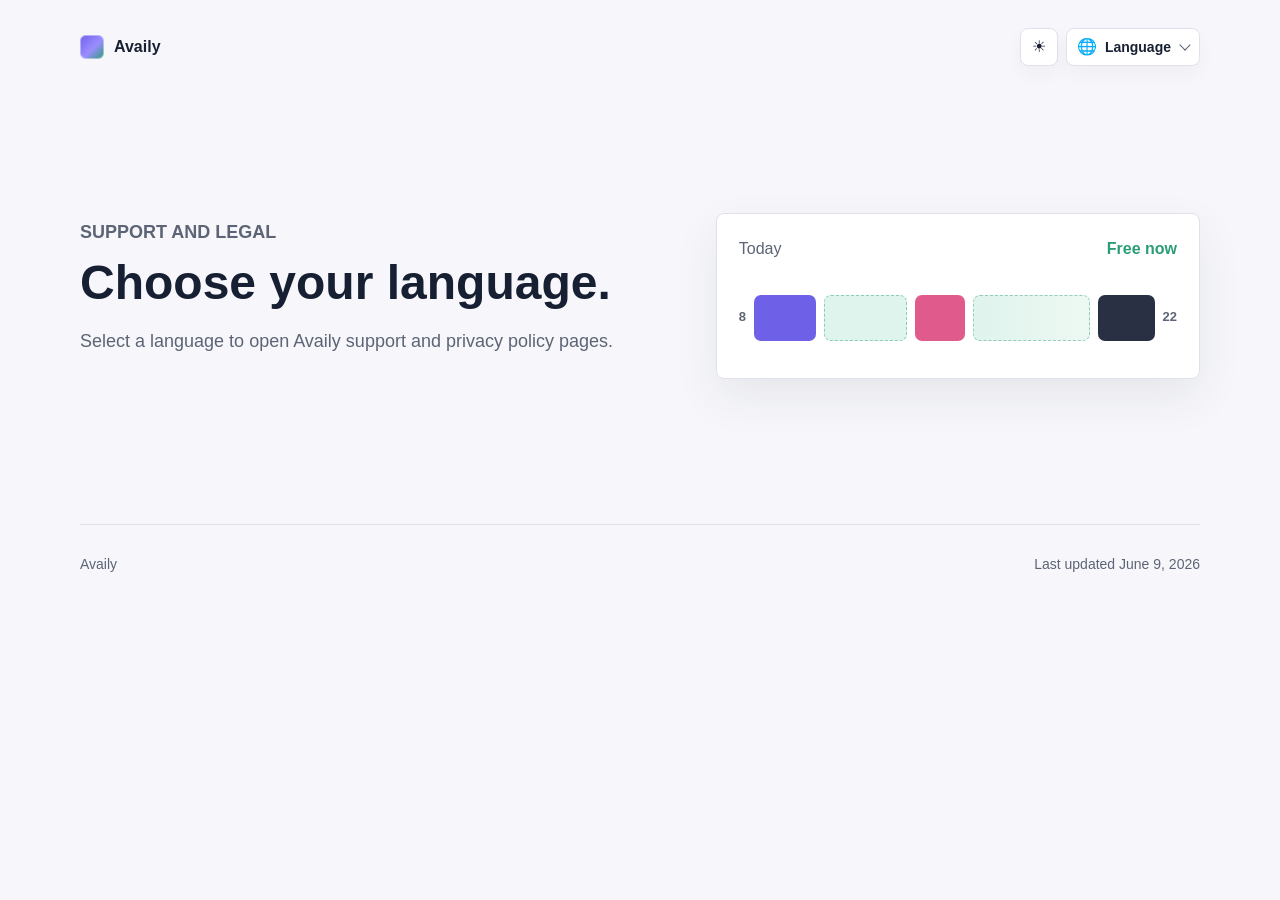
<file: index.html>
<!-- Created by Artur Ilyasov -->
<!doctype html>
<html lang="en">
<head>
  <meta charset="utf-8">
  <meta name="viewport" content="width=device-width, initial-scale=1">
  <title>Availy Support and Legal</title>
  <meta name="description" content="Choose a language for Availy support and privacy policy pages.">
  <script src="./assets/theme.js"></script>
  <link rel="stylesheet" href="./assets/styles.css">
  <link rel="alternate" hreflang="en" href="./en/">
  <link rel="alternate" hreflang="ru" href="./ru/">
</head>
<body>
  <header class="site-header">
    <a class="brand" href="./" aria-label="Availy legal home">
      <span class="brand-mark" aria-hidden="true"></span>
      <span>Availy</span>
    </a>
    <div class="header-actions">
      <div class="utility-actions">
        <button
          class="theme-toggle"
          type="button"
          data-theme-toggle
          data-theme-label-dark="Switch to dark theme"
          data-theme-label-light="Switch to light theme"
          aria-label="Switch theme"
        >
          <span class="theme-icon theme-icon-light" aria-hidden="true">☀</span>
          <span class="theme-icon theme-icon-dark" aria-hidden="true">☾</span>
        </button>
        <details class="language-menu">
          <summary aria-label="Change language">
            <span class="language-current">
              <span class="language-flag" aria-hidden="true">🌐</span>
              <span>Language</span>
            </span>
          </summary>
          <div class="language-options">
            <a href="./en/">
              <span class="language-flag" aria-hidden="true">🇺🇸</span>
              <span>English</span>
            </a>
            <a href="./ru/" lang="ru">
              <span class="language-flag" aria-hidden="true">🇷🇺</span>
              <span>Русский</span>
            </a>
          </div>
        </details>
      </div>
    </div>
  </header>

  <main>
    <section class="hero">
      <div class="hero-copy">
        <p class="eyebrow">Support and legal</p>
        <h1>Choose your language.</h1>
        <p>
          Select a language to open Availy support and privacy policy pages.
        </p>
      </div>

      <div class="availability-preview" aria-hidden="true">
        <div class="preview-header">
          <span>Today</span>
          <strong>Free now</strong>
        </div>
        <div class="timeline">
          <span class="time">8</span>
          <span class="busy work"></span>
          <span class="free"></span>
          <span class="busy meal"></span>
          <span class="free wide"></span>
          <span class="busy close"></span>
          <span class="time">22</span>
        </div>
      </div>
    </section>

  </main>

  <footer class="site-footer">
    <span>Availy</span>
    <span>Last updated June 9, 2026</span>
  </footer>
</body>
</html>
</file>
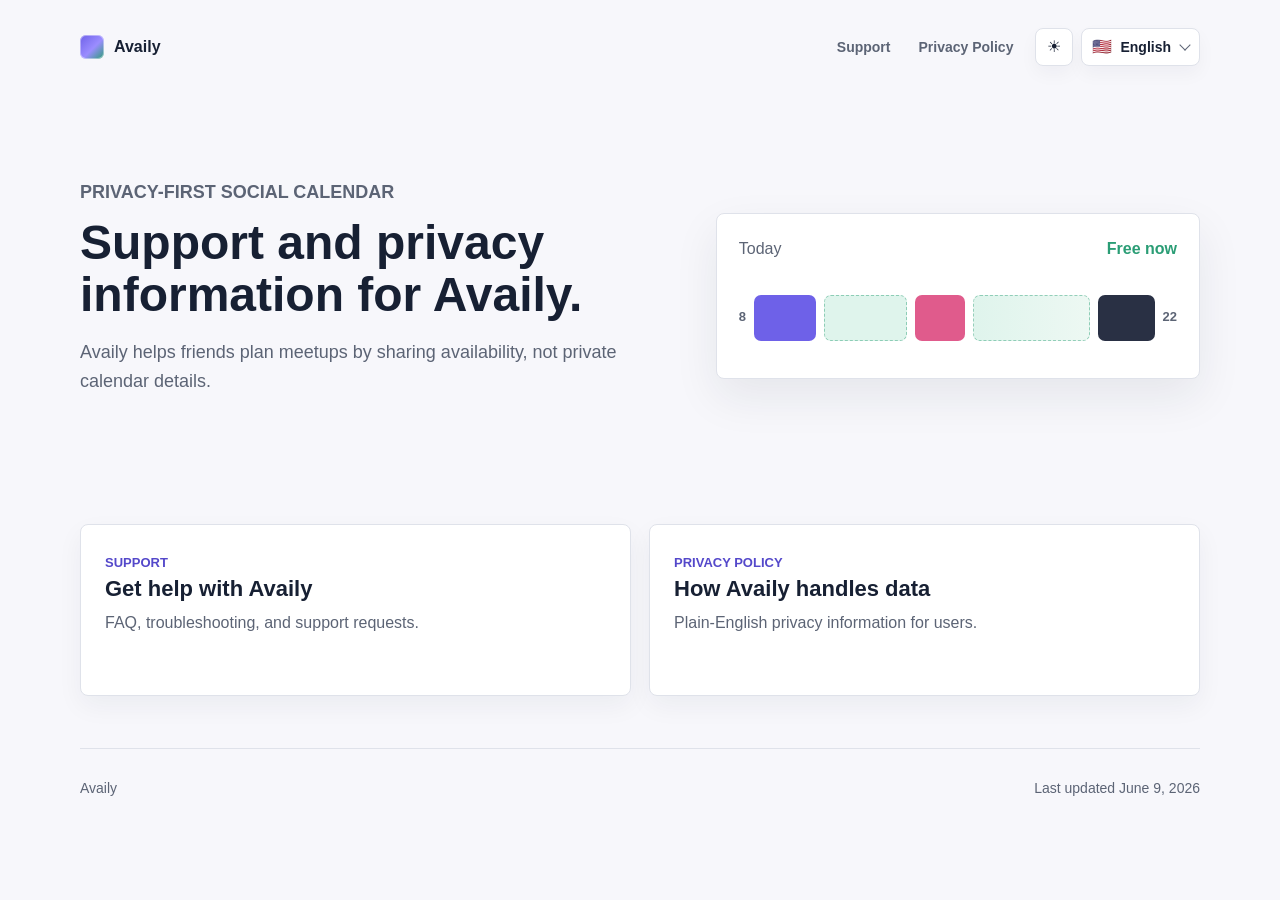
<file: en/index.html>
<!-- Created by Artur Ilyasov -->
<!doctype html>
<html lang="en">
<head>
  <meta charset="utf-8">
  <meta name="viewport" content="width=device-width, initial-scale=1">
  <title>Availy Support and Legal</title>
  <meta name="description" content="Support and privacy policy pages for Availy.">
  <script src="../assets/theme.js"></script>
  <link rel="stylesheet" href="../assets/styles.css">
  <link rel="alternate" hreflang="en" href="./">
  <link rel="alternate" hreflang="ru" href="../ru/">
</head>
<body>
  <header class="site-header">
    <a class="brand" href="./" aria-label="Availy English home">
      <span class="brand-mark" aria-hidden="true"></span>
      <span>Availy</span>
    </a>
    <div class="header-actions">
      <nav class="nav" aria-label="Legal pages">
        <a href="./support/">Support</a>
        <a href="./privacy-policy/">Privacy Policy</a>
      </nav>
      <div class="utility-actions">
        <button
          class="theme-toggle"
          type="button"
          data-theme-toggle
          data-theme-label-dark="Switch to dark theme"
          data-theme-label-light="Switch to light theme"
          aria-label="Switch theme"
        >
          <span class="theme-icon theme-icon-light" aria-hidden="true">☀</span>
          <span class="theme-icon theme-icon-dark" aria-hidden="true">☾</span>
        </button>
        <details class="language-menu">
          <summary aria-label="Change language">
            <span class="language-current">
              <span class="language-flag" aria-hidden="true">🇺🇸</span>
              <span>English</span>
            </span>
          </summary>
          <div class="language-options">
            <a aria-current="page" href="./">
              <span class="language-flag" aria-hidden="true">🇺🇸</span>
              <span>English</span>
            </a>
            <a href="../ru/" lang="ru">
              <span class="language-flag" aria-hidden="true">🇷🇺</span>
              <span>Русский</span>
            </a>
          </div>
        </details>
      </div>
    </div>
  </header>

  <main>
    <section class="hero">
      <div class="hero-copy">
        <p class="eyebrow">Privacy-first social calendar</p>
        <h1>Support and privacy information for Availy.</h1>
        <p>
          Availy helps friends plan meetups by sharing availability, not private
          calendar details.
        </p>
      </div>

      <div class="availability-preview" aria-hidden="true">
        <div class="preview-header">
          <span>Today</span>
          <strong>Free now</strong>
        </div>
        <div class="timeline">
          <span class="time">8</span>
          <span class="busy work"></span>
          <span class="free"></span>
          <span class="busy meal"></span>
          <span class="free wide"></span>
          <span class="busy close"></span>
          <span class="time">22</span>
        </div>
      </div>
    </section>

    <section class="page-grid" aria-label="Available pages">
      <a class="page-card" href="./support/">
        <span class="card-label">Support</span>
        <strong>Get help with Availy</strong>
        <span>FAQ, troubleshooting, and support requests.</span>
      </a>

      <a class="page-card" href="./privacy-policy/">
        <span class="card-label">Privacy Policy</span>
        <strong>How Availy handles data</strong>
        <span>Plain-English privacy information for users.</span>
      </a>
    </section>
  </main>

  <footer class="site-footer">
    <span>Availy</span>
    <span>Last updated June 9, 2026</span>
  </footer>
</body>
</html>
</file>
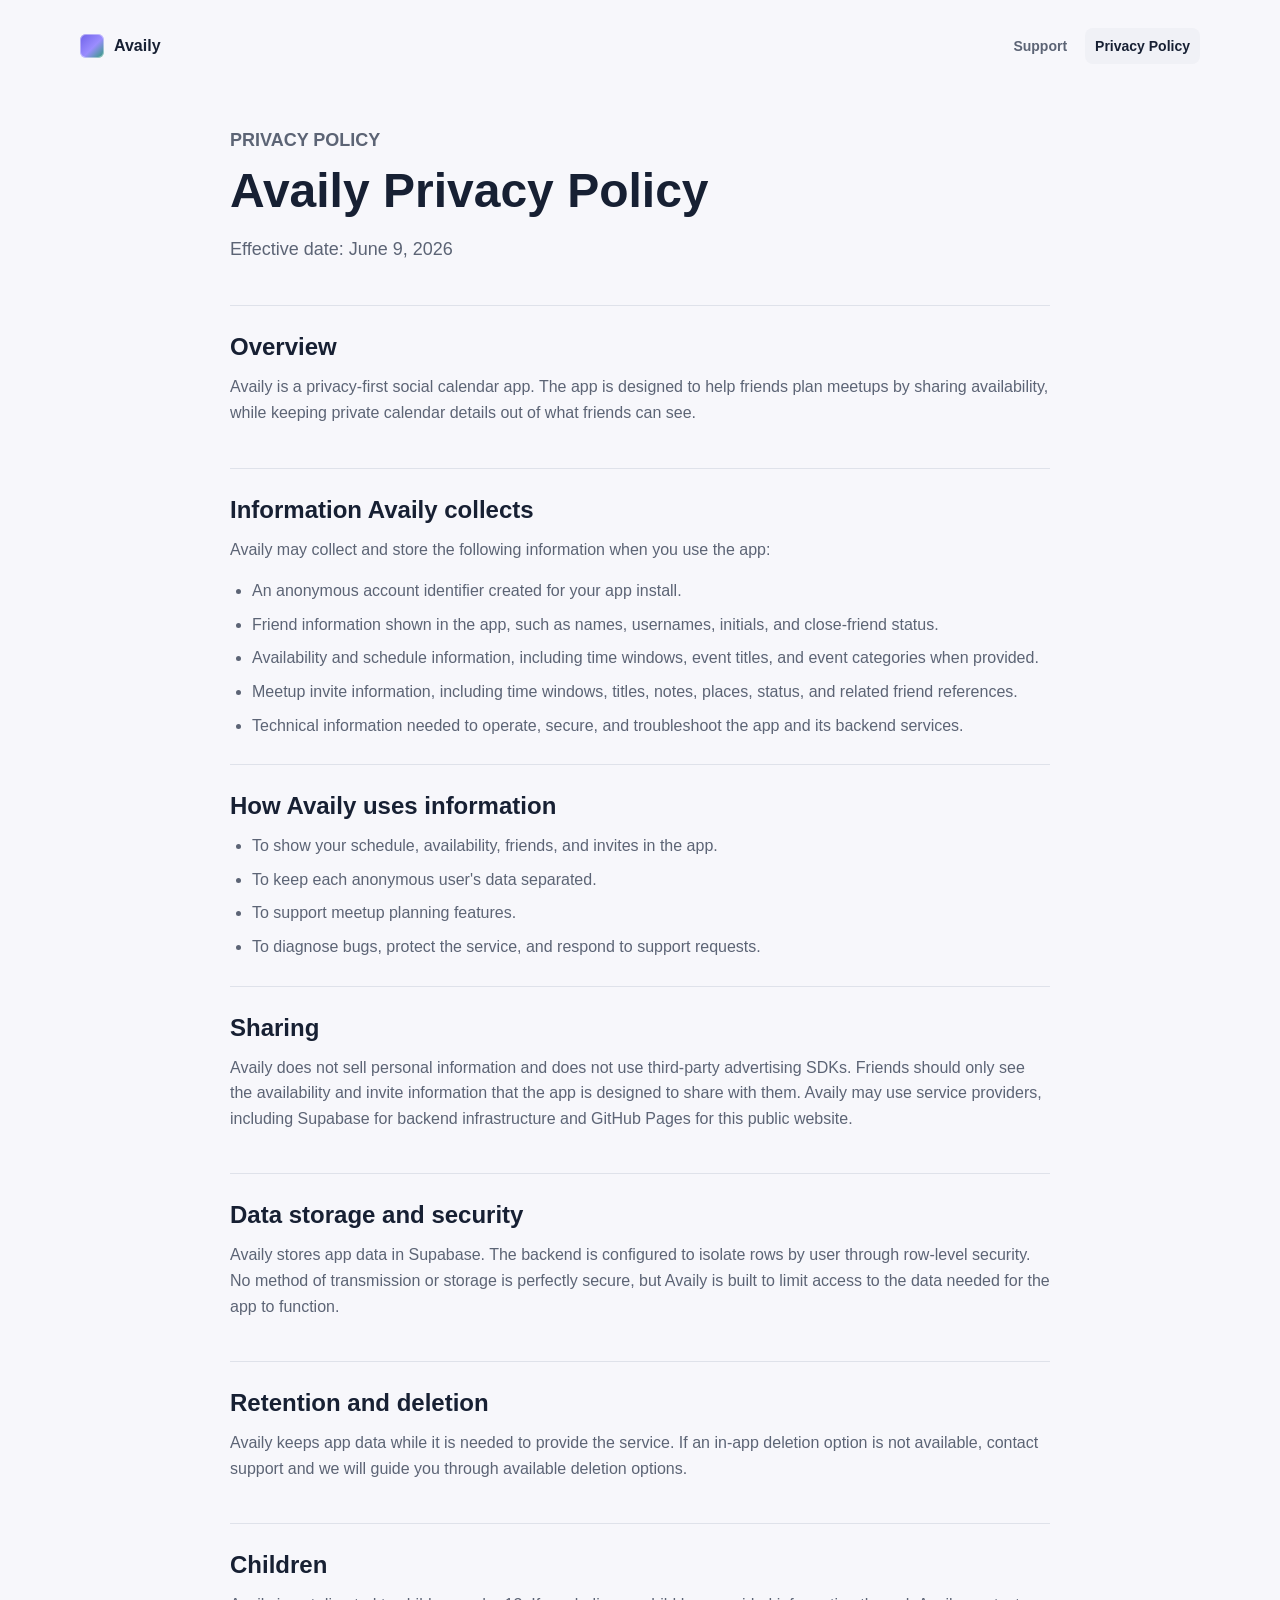
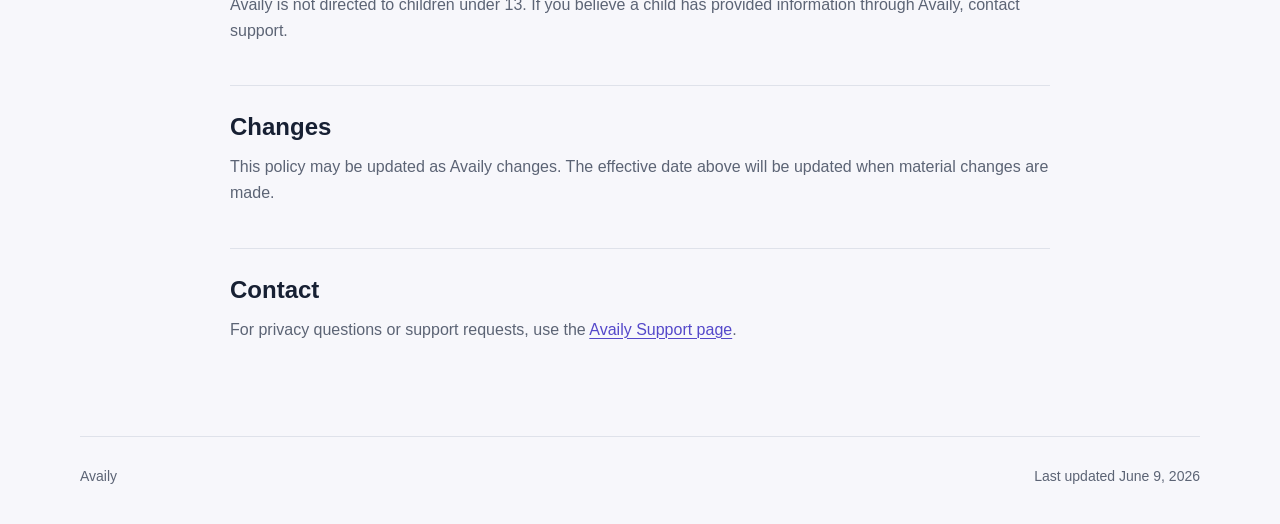
<file: privacy-policy/index.html>
<!-- Created by Artur Ilyasov -->
<!doctype html>
<html lang="en">
<head>
  <meta charset="utf-8">
  <meta name="viewport" content="width=device-width, initial-scale=1">
  <title>Availy Privacy Policy</title>
  <meta name="description" content="Privacy policy for Availy.">
  <link rel="stylesheet" href="../assets/styles.css">
</head>
<body>
  <header class="site-header">
    <a class="brand" href="../" aria-label="Availy legal home">
      <span class="brand-mark" aria-hidden="true"></span>
      <span>Availy</span>
    </a>
    <nav class="nav" aria-label="Legal pages">
      <a href="../support/">Support</a>
      <a aria-current="page" href="./">Privacy Policy</a>
    </nav>
  </header>

  <main class="content-page">
    <section class="page-heading">
      <p class="eyebrow">Privacy Policy</p>
      <h1>Availy Privacy Policy</h1>
      <p>Effective date: June 9, 2026</p>
    </section>

    <section class="info-section">
      <h2>Overview</h2>
      <p>
        Availy is a privacy-first social calendar app. The app is designed to
        help friends plan meetups by sharing availability, while keeping private
        calendar details out of what friends can see.
      </p>
    </section>

    <section class="info-section">
      <h2>Information Availy collects</h2>
      <p>
        Availy may collect and store the following information when you use the
        app:
      </p>
      <ul>
        <li>An anonymous account identifier created for your app install.</li>
        <li>Friend information shown in the app, such as names, usernames, initials, and close-friend status.</li>
        <li>Availability and schedule information, including time windows, event titles, and event categories when provided.</li>
        <li>Meetup invite information, including time windows, titles, notes, places, status, and related friend references.</li>
        <li>Technical information needed to operate, secure, and troubleshoot the app and its backend services.</li>
      </ul>
    </section>

    <section class="info-section">
      <h2>How Availy uses information</h2>
      <ul>
        <li>To show your schedule, availability, friends, and invites in the app.</li>
        <li>To keep each anonymous user's data separated.</li>
        <li>To support meetup planning features.</li>
        <li>To diagnose bugs, protect the service, and respond to support requests.</li>
      </ul>
    </section>

    <section class="info-section">
      <h2>Sharing</h2>
      <p>
        Availy does not sell personal information and does not use third-party
        advertising SDKs. Friends should only see the availability and invite
        information that the app is designed to share with them. Availy may use
        service providers, including Supabase for backend infrastructure and
        GitHub Pages for this public website.
      </p>
    </section>

    <section class="info-section">
      <h2>Data storage and security</h2>
      <p>
        Availy stores app data in Supabase. The backend is configured to isolate
        rows by user through row-level security. No method of transmission or
        storage is perfectly secure, but Availy is built to limit access to the
        data needed for the app to function.
      </p>
    </section>

    <section class="info-section">
      <h2>Retention and deletion</h2>
      <p>
        Availy keeps app data while it is needed to provide the service. If an
        in-app deletion option is not available, contact support and we will
        guide you through available deletion options.
      </p>
    </section>

    <section class="info-section">
      <h2>Children</h2>
      <p>
        Availy is not directed to children under 13. If you believe a child has
        provided information through Availy, contact support.
      </p>
    </section>

    <section class="info-section">
      <h2>Changes</h2>
      <p>
        This policy may be updated as Availy changes. The effective date above
        will be updated when material changes are made.
      </p>
    </section>

    <section class="info-section">
      <h2>Contact</h2>
      <p>
        For privacy questions or support requests, use the
        <a href="../support/">Availy Support page</a>.
      </p>
    </section>
  </main>

  <footer class="site-footer">
    <span>Availy</span>
    <span>Last updated June 9, 2026</span>
  </footer>
</body>
</html>
</file>
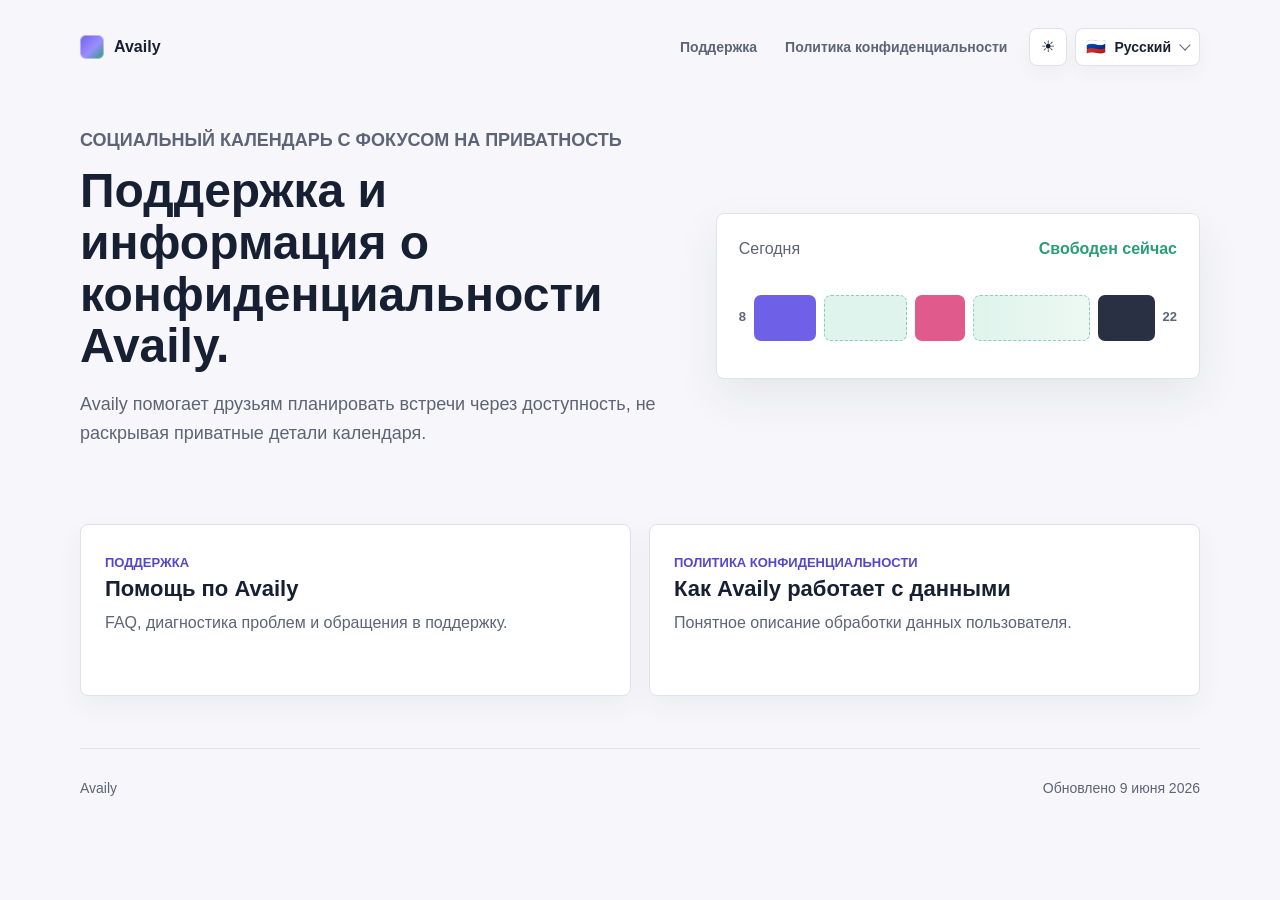
<file: ru/index.html>
<!-- Created by Artur Ilyasov -->
<!doctype html>
<html lang="ru">
<head>
  <meta charset="utf-8">
  <meta name="viewport" content="width=device-width, initial-scale=1">
  <title>Availy: поддержка и документы</title>
  <meta name="description" content="Страницы поддержки и политики конфиденциальности Availy.">
  <script src="../assets/theme.js"></script>
  <link rel="stylesheet" href="../assets/styles.css">
  <link rel="alternate" hreflang="en" href="../en/">
  <link rel="alternate" hreflang="ru" href="./">
</head>
<body>
  <header class="site-header">
    <a class="brand" href="./" aria-label="Главная Availy на русском">
      <span class="brand-mark" aria-hidden="true"></span>
      <span>Availy</span>
    </a>
    <div class="header-actions">
      <nav class="nav" aria-label="Юридические страницы">
        <a href="./support/">Поддержка</a>
        <a href="./privacy-policy/">Политика конфиденциальности</a>
      </nav>
      <div class="utility-actions">
        <button
          class="theme-toggle"
          type="button"
          data-theme-toggle
          data-theme-label-dark="Переключить на тёмную тему"
          data-theme-label-light="Переключить на светлую тему"
          aria-label="Переключить тему"
        >
          <span class="theme-icon theme-icon-light" aria-hidden="true">☀</span>
          <span class="theme-icon theme-icon-dark" aria-hidden="true">☾</span>
        </button>
        <details class="language-menu">
          <summary aria-label="Сменить язык">
            <span class="language-current">
              <span class="language-flag" aria-hidden="true">🇷🇺</span>
              <span>Русский</span>
            </span>
          </summary>
          <div class="language-options">
            <a href="../en/">
              <span class="language-flag" aria-hidden="true">🇺🇸</span>
              <span>English</span>
            </a>
            <a aria-current="page" href="./">
              <span class="language-flag" aria-hidden="true">🇷🇺</span>
              <span>Русский</span>
            </a>
          </div>
        </details>
      </div>
    </div>
  </header>

  <main>
    <section class="hero">
      <div class="hero-copy">
        <p class="eyebrow">Социальный календарь с фокусом на приватность</p>
        <h1>Поддержка и информация о конфиденциальности Availy.</h1>
        <p>
          Availy помогает друзьям планировать встречи через доступность, не
          раскрывая приватные детали календаря.
        </p>
      </div>

      <div class="availability-preview" aria-hidden="true">
        <div class="preview-header">
          <span>Сегодня</span>
          <strong>Свободен сейчас</strong>
        </div>
        <div class="timeline">
          <span class="time">8</span>
          <span class="busy work"></span>
          <span class="free"></span>
          <span class="busy meal"></span>
          <span class="free wide"></span>
          <span class="busy close"></span>
          <span class="time">22</span>
        </div>
      </div>
    </section>

    <section class="page-grid" aria-label="Доступные страницы">
      <a class="page-card" href="./support/">
        <span class="card-label">Поддержка</span>
        <strong>Помощь по Availy</strong>
        <span>FAQ, диагностика проблем и обращения в поддержку.</span>
      </a>

      <a class="page-card" href="./privacy-policy/">
        <span class="card-label">Политика конфиденциальности</span>
        <strong>Как Availy работает с данными</strong>
        <span>Понятное описание обработки данных пользователя.</span>
      </a>
    </section>
  </main>

  <footer class="site-footer">
    <span>Availy</span>
    <span>Обновлено 9 июня 2026</span>
  </footer>
</body>
</html>
</file>
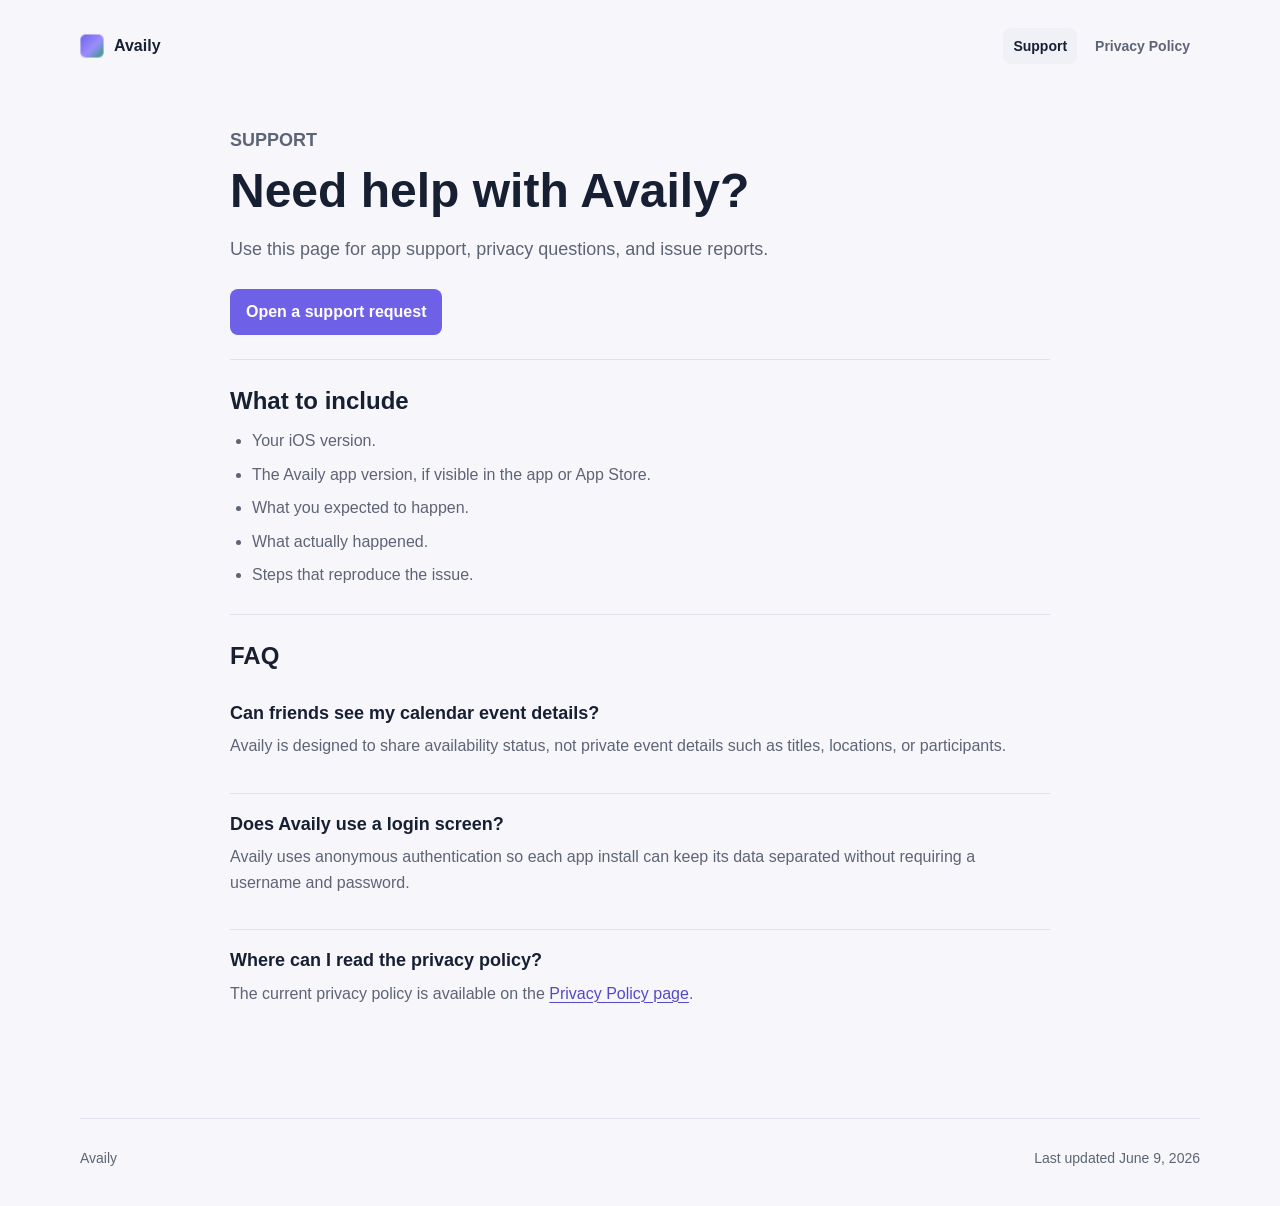
<file: support/index.html>
<!-- Created by Artur Ilyasov -->
<!doctype html>
<html lang="en">
<head>
  <meta charset="utf-8">
  <meta name="viewport" content="width=device-width, initial-scale=1">
  <title>Availy Support</title>
  <meta name="description" content="Support page for Availy.">
  <link rel="stylesheet" href="../assets/styles.css">
</head>
<body>
  <header class="site-header">
    <a class="brand" href="../" aria-label="Availy legal home">
      <span class="brand-mark" aria-hidden="true"></span>
      <span>Availy</span>
    </a>
    <nav class="nav" aria-label="Legal pages">
      <a aria-current="page" href="./">Support</a>
      <a href="../privacy-policy/">Privacy Policy</a>
    </nav>
  </header>

  <main class="content-page">
    <section class="page-heading">
      <p class="eyebrow">Support</p>
      <h1>Need help with Availy?</h1>
      <p>
        Use this page for app support, privacy questions, and issue reports.
      </p>
      <a class="primary-action" href="https://github.com/" data-github-issue-link>
        Open a support request
      </a>
    </section>

    <section class="info-section">
      <h2>What to include</h2>
      <ul>
        <li>Your iOS version.</li>
        <li>The Availy app version, if visible in the app or App Store.</li>
        <li>What you expected to happen.</li>
        <li>What actually happened.</li>
        <li>Steps that reproduce the issue.</li>
      </ul>
    </section>

    <section class="info-section">
      <h2>FAQ</h2>

      <article class="faq-item">
        <h3>Can friends see my calendar event details?</h3>
        <p>
          Availy is designed to share availability status, not private event
          details such as titles, locations, or participants.
        </p>
      </article>

      <article class="faq-item">
        <h3>Does Availy use a login screen?</h3>
        <p>
          Availy uses anonymous authentication so each app install can keep its
          data separated without requiring a username and password.
        </p>
      </article>

      <article class="faq-item">
        <h3>Where can I read the privacy policy?</h3>
        <p>
          The current privacy policy is available on the
          <a href="../privacy-policy/">Privacy Policy page</a>.
        </p>
      </article>
    </section>
  </main>

  <footer class="site-footer">
    <span>Availy</span>
    <span>Last updated June 9, 2026</span>
  </footer>

  <script>
    const issueLink = document.querySelector("[data-github-issue-link]");
    const host = window.location.hostname;
    const pathParts = window.location.pathname.split("/").filter(Boolean);

    if (issueLink && host.endsWith(".github.io") && pathParts.length > 0) {
      const owner = host.replace(".github.io", "");
      const repo = pathParts[0];
      issueLink.href = `https://github.com/${owner}/${repo}/issues/new?template=support.yml`;
    }
  </script>
</body>
</html>
</file>
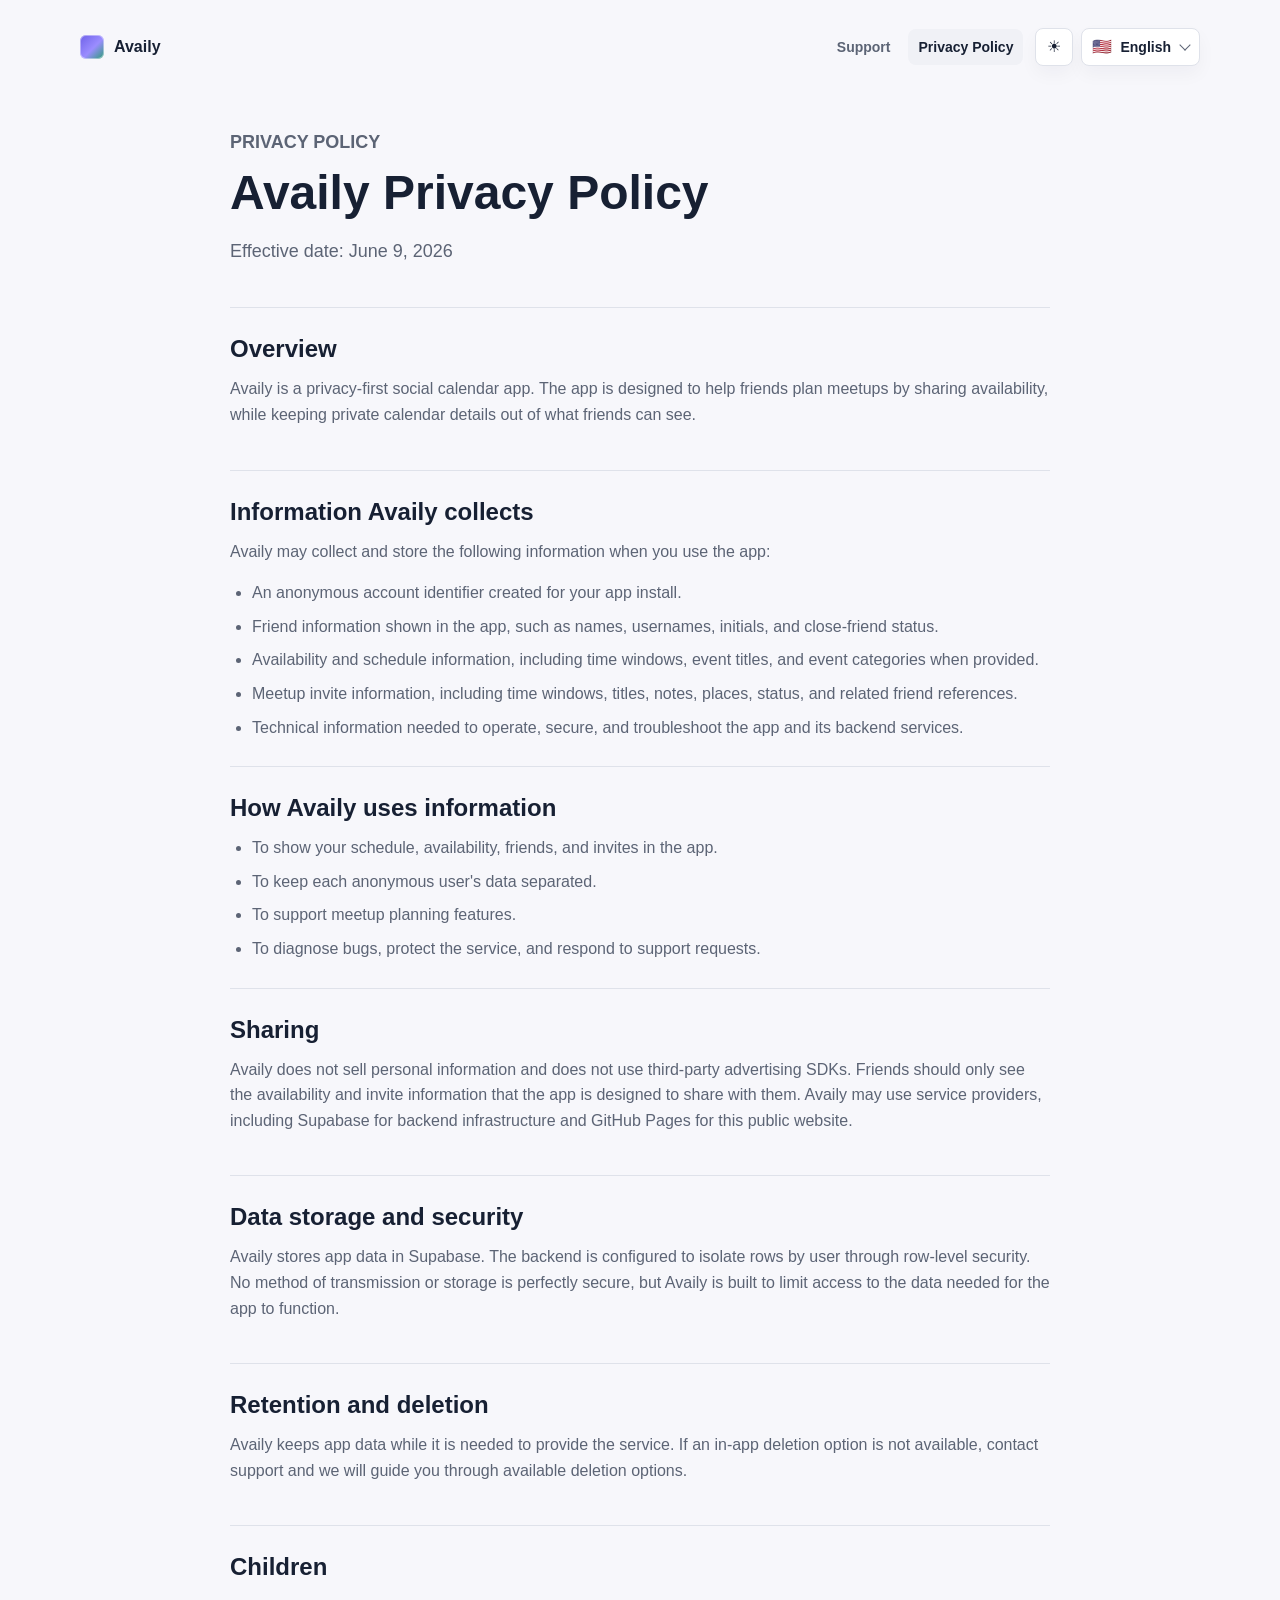
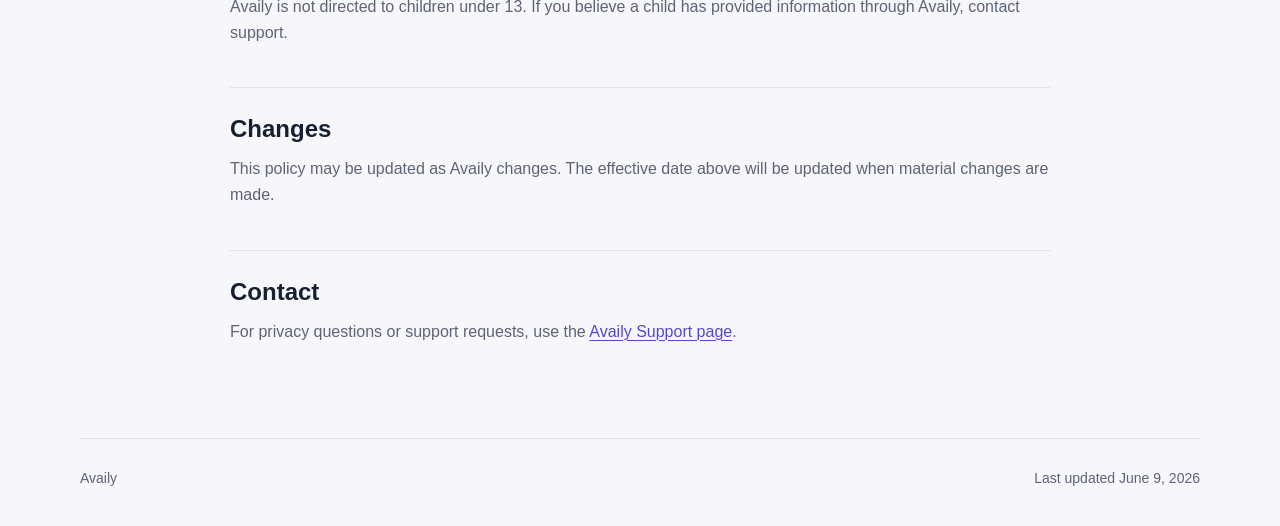
<file: en/privacy-policy/index.html>
<!-- Created by Artur Ilyasov -->
<!doctype html>
<html lang="en">
<head>
  <meta charset="utf-8">
  <meta name="viewport" content="width=device-width, initial-scale=1">
  <title>Availy Privacy Policy</title>
  <meta name="description" content="Privacy policy for Availy.">
  <script src="../../assets/theme.js"></script>
  <link rel="stylesheet" href="../../assets/styles.css">
  <link rel="alternate" hreflang="en" href="./">
  <link rel="alternate" hreflang="ru" href="../../ru/privacy-policy/">
</head>
<body>
  <header class="site-header">
    <a class="brand" href="../" aria-label="Availy English home">
      <span class="brand-mark" aria-hidden="true"></span>
      <span>Availy</span>
    </a>
    <div class="header-actions">
      <nav class="nav" aria-label="Legal pages">
        <a href="../support/">Support</a>
        <a aria-current="page" href="./">Privacy Policy</a>
      </nav>
      <div class="utility-actions">
        <button
          class="theme-toggle"
          type="button"
          data-theme-toggle
          data-theme-label-dark="Switch to dark theme"
          data-theme-label-light="Switch to light theme"
          aria-label="Switch theme"
        >
          <span class="theme-icon theme-icon-light" aria-hidden="true">☀</span>
          <span class="theme-icon theme-icon-dark" aria-hidden="true">☾</span>
        </button>
        <details class="language-menu">
          <summary aria-label="Change language">
            <span class="language-current">
              <span class="language-flag" aria-hidden="true">🇺🇸</span>
              <span>English</span>
            </span>
          </summary>
          <div class="language-options">
            <a aria-current="page" href="./">
              <span class="language-flag" aria-hidden="true">🇺🇸</span>
              <span>English</span>
            </a>
            <a href="../../ru/privacy-policy/" lang="ru">
              <span class="language-flag" aria-hidden="true">🇷🇺</span>
              <span>Русский</span>
            </a>
          </div>
        </details>
      </div>
    </div>
  </header>

  <main class="content-page">
    <section class="page-heading">
      <p class="eyebrow">Privacy Policy</p>
      <h1>Availy Privacy Policy</h1>
      <p>Effective date: June 9, 2026</p>
    </section>

    <section class="info-section">
      <h2>Overview</h2>
      <p>
        Availy is a privacy-first social calendar app. The app is designed to
        help friends plan meetups by sharing availability, while keeping private
        calendar details out of what friends can see.
      </p>
    </section>

    <section class="info-section">
      <h2>Information Availy collects</h2>
      <p>
        Availy may collect and store the following information when you use the
        app:
      </p>
      <ul>
        <li>An anonymous account identifier created for your app install.</li>
        <li>Friend information shown in the app, such as names, usernames, initials, and close-friend status.</li>
        <li>Availability and schedule information, including time windows, event titles, and event categories when provided.</li>
        <li>Meetup invite information, including time windows, titles, notes, places, status, and related friend references.</li>
        <li>Technical information needed to operate, secure, and troubleshoot the app and its backend services.</li>
      </ul>
    </section>

    <section class="info-section">
      <h2>How Availy uses information</h2>
      <ul>
        <li>To show your schedule, availability, friends, and invites in the app.</li>
        <li>To keep each anonymous user's data separated.</li>
        <li>To support meetup planning features.</li>
        <li>To diagnose bugs, protect the service, and respond to support requests.</li>
      </ul>
    </section>

    <section class="info-section">
      <h2>Sharing</h2>
      <p>
        Availy does not sell personal information and does not use third-party
        advertising SDKs. Friends should only see the availability and invite
        information that the app is designed to share with them. Availy may use
        service providers, including Supabase for backend infrastructure and
        GitHub Pages for this public website.
      </p>
    </section>

    <section class="info-section">
      <h2>Data storage and security</h2>
      <p>
        Availy stores app data in Supabase. The backend is configured to isolate
        rows by user through row-level security. No method of transmission or
        storage is perfectly secure, but Availy is built to limit access to the
        data needed for the app to function.
      </p>
    </section>

    <section class="info-section">
      <h2>Retention and deletion</h2>
      <p>
        Availy keeps app data while it is needed to provide the service. If an
        in-app deletion option is not available, contact support and we will
        guide you through available deletion options.
      </p>
    </section>

    <section class="info-section">
      <h2>Children</h2>
      <p>
        Availy is not directed to children under 13. If you believe a child has
        provided information through Availy, contact support.
      </p>
    </section>

    <section class="info-section">
      <h2>Changes</h2>
      <p>
        This policy may be updated as Availy changes. The effective date above
        will be updated when material changes are made.
      </p>
    </section>

    <section class="info-section">
      <h2>Contact</h2>
      <p>
        For privacy questions or support requests, use the
        <a href="../support/">Availy Support page</a>.
      </p>
    </section>
  </main>

  <footer class="site-footer">
    <span>Availy</span>
    <span>Last updated June 9, 2026</span>
  </footer>
</body>
</html>
</file>
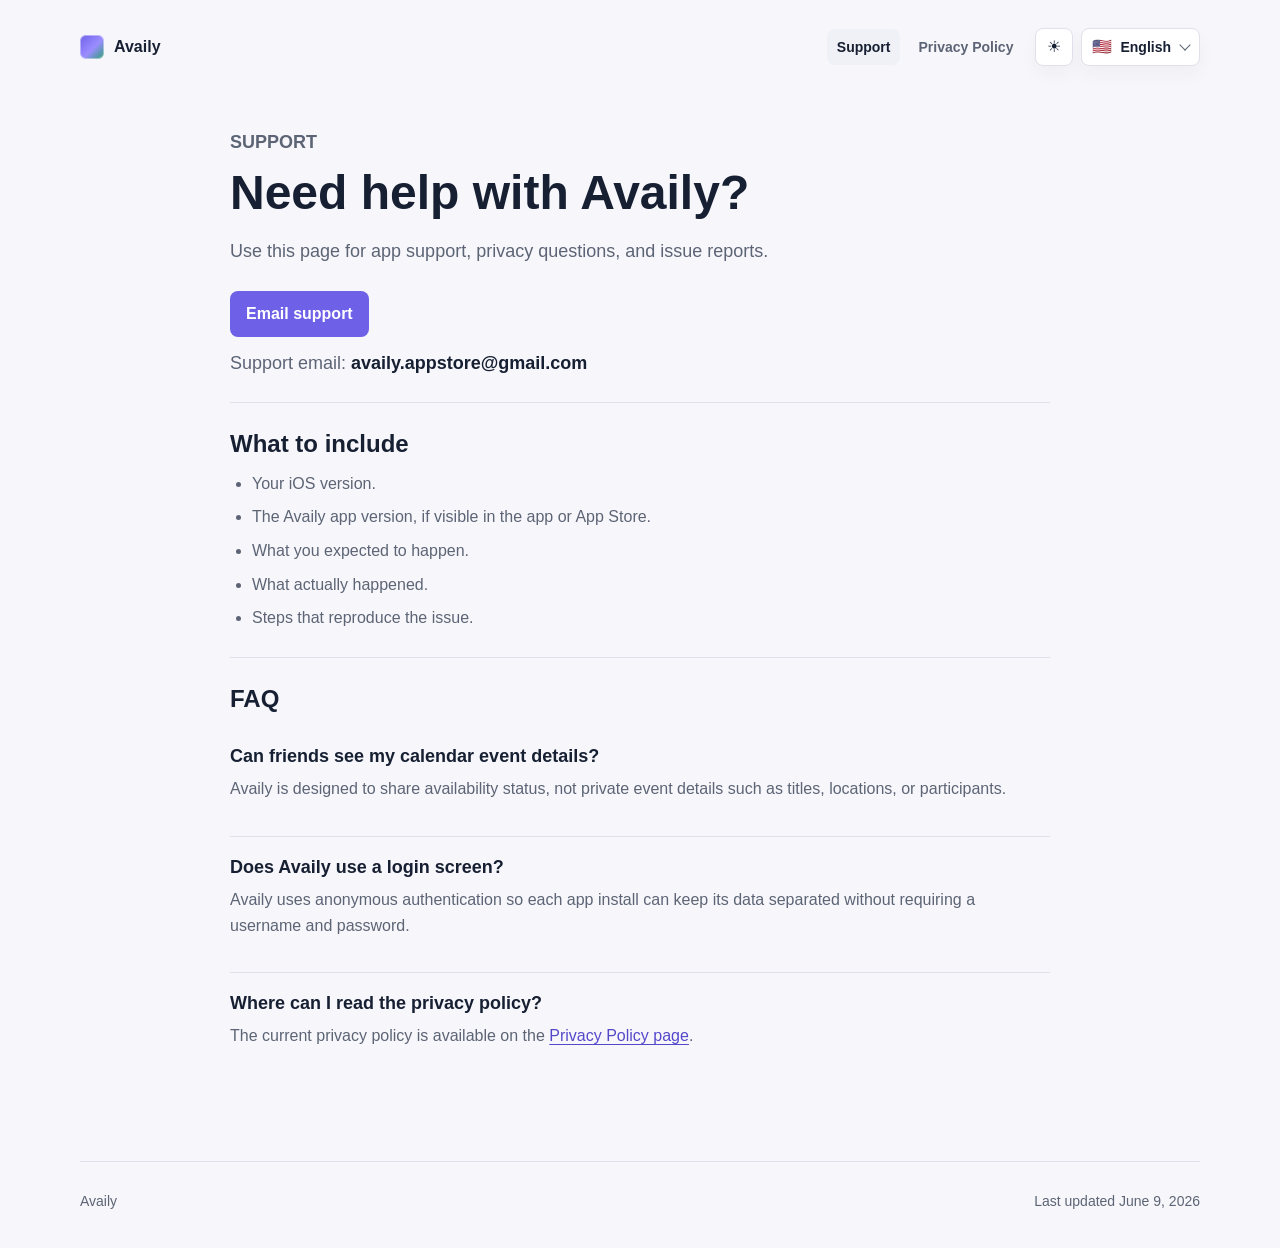
<file: en/support/index.html>
<!-- Created by Artur Ilyasov -->
<!doctype html>
<html lang="en">
<head>
  <meta charset="utf-8">
  <meta name="viewport" content="width=device-width, initial-scale=1">
  <title>Availy Support</title>
  <meta name="description" content="Support page for Availy.">
  <script src="../../assets/theme.js"></script>
  <link rel="stylesheet" href="../../assets/styles.css">
  <link rel="alternate" hreflang="en" href="./">
  <link rel="alternate" hreflang="ru" href="../../ru/support/">
</head>
<body>
  <header class="site-header">
    <a class="brand" href="../" aria-label="Availy English home">
      <span class="brand-mark" aria-hidden="true"></span>
      <span>Availy</span>
    </a>
    <div class="header-actions">
      <nav class="nav" aria-label="Legal pages">
        <a aria-current="page" href="./">Support</a>
        <a href="../privacy-policy/">Privacy Policy</a>
      </nav>
      <div class="utility-actions">
        <button
          class="theme-toggle"
          type="button"
          data-theme-toggle
          data-theme-label-dark="Switch to dark theme"
          data-theme-label-light="Switch to light theme"
          aria-label="Switch theme"
        >
          <span class="theme-icon theme-icon-light" aria-hidden="true">☀</span>
          <span class="theme-icon theme-icon-dark" aria-hidden="true">☾</span>
        </button>
        <details class="language-menu">
          <summary aria-label="Change language">
            <span class="language-current">
              <span class="language-flag" aria-hidden="true">🇺🇸</span>
              <span>English</span>
            </span>
          </summary>
          <div class="language-options">
            <a aria-current="page" href="./">
              <span class="language-flag" aria-hidden="true">🇺🇸</span>
              <span>English</span>
            </a>
            <a href="../../ru/support/" lang="ru">
              <span class="language-flag" aria-hidden="true">🇷🇺</span>
              <span>Русский</span>
            </a>
          </div>
        </details>
      </div>
    </div>
  </header>

  <main class="content-page">
    <section class="page-heading">
      <p class="eyebrow">Support</p>
      <h1>Need help with Availy?</h1>
      <p>
        Use this page for app support, privacy questions, and issue reports.
      </p>
      <a
        class="primary-action"
        href="#"
        data-support-mail-link
        data-support-subject="Availy support request"
        data-support-body="Please describe what happened, your iOS version, and your Availy version."
      >
        Email support
      </a>
      <p class="support-contact">
        Support email: <span data-support-email-text></span>
      </p>
    </section>

    <section class="info-section">
      <h2>What to include</h2>
      <ul>
        <li>Your iOS version.</li>
        <li>The Availy app version, if visible in the app or App Store.</li>
        <li>What you expected to happen.</li>
        <li>What actually happened.</li>
        <li>Steps that reproduce the issue.</li>
      </ul>
    </section>

    <section class="info-section">
      <h2>FAQ</h2>

      <article class="faq-item">
        <h3>Can friends see my calendar event details?</h3>
        <p>
          Availy is designed to share availability status, not private event
          details such as titles, locations, or participants.
        </p>
      </article>

      <article class="faq-item">
        <h3>Does Availy use a login screen?</h3>
        <p>
          Availy uses anonymous authentication so each app install can keep its
          data separated without requiring a username and password.
        </p>
      </article>

      <article class="faq-item">
        <h3>Where can I read the privacy policy?</h3>
        <p>
          The current privacy policy is available on the
          <a href="../privacy-policy/">Privacy Policy page</a>.
        </p>
      </article>
    </section>
  </main>

  <footer class="site-footer">
    <span>Availy</span>
    <span>Last updated June 9, 2026</span>
  </footer>

  <script src="../../assets/contact-config.js"></script>
  <script src="../../assets/support-mail.js"></script>
</body>
</html>
</file>
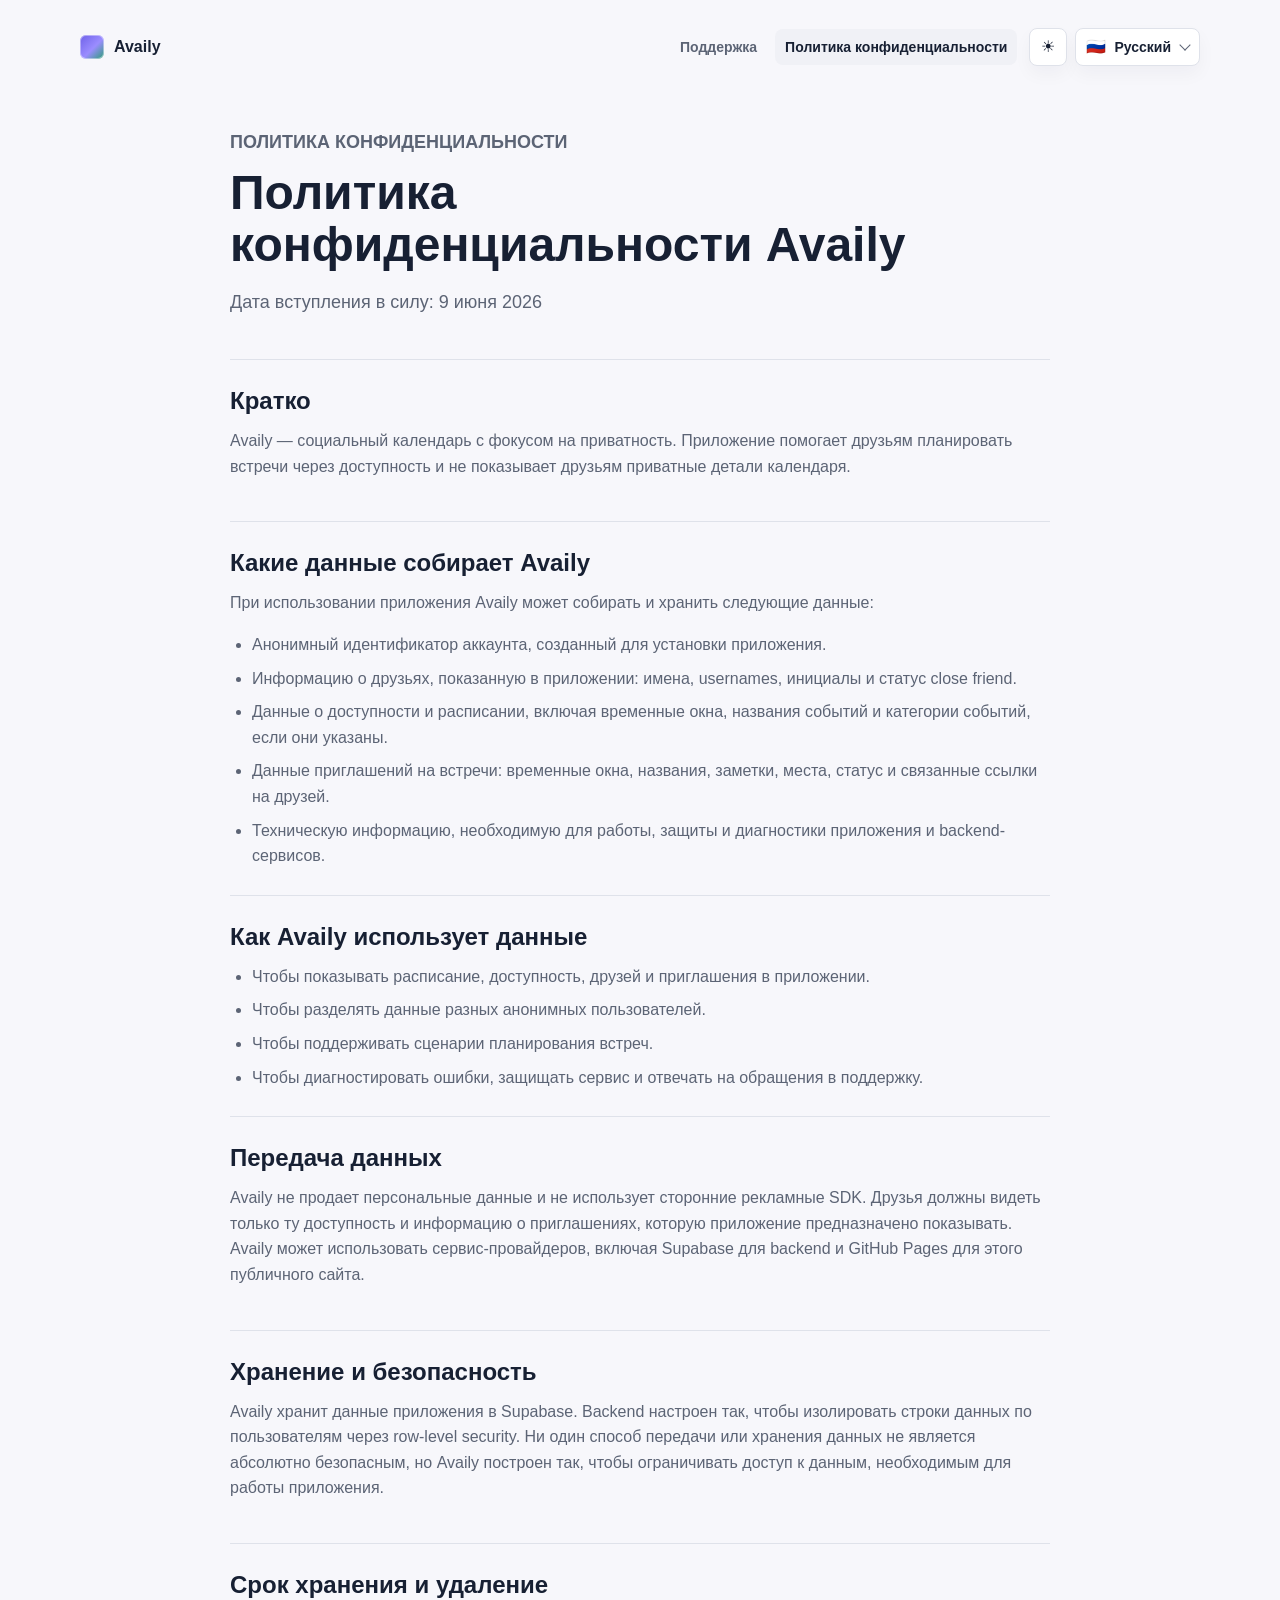
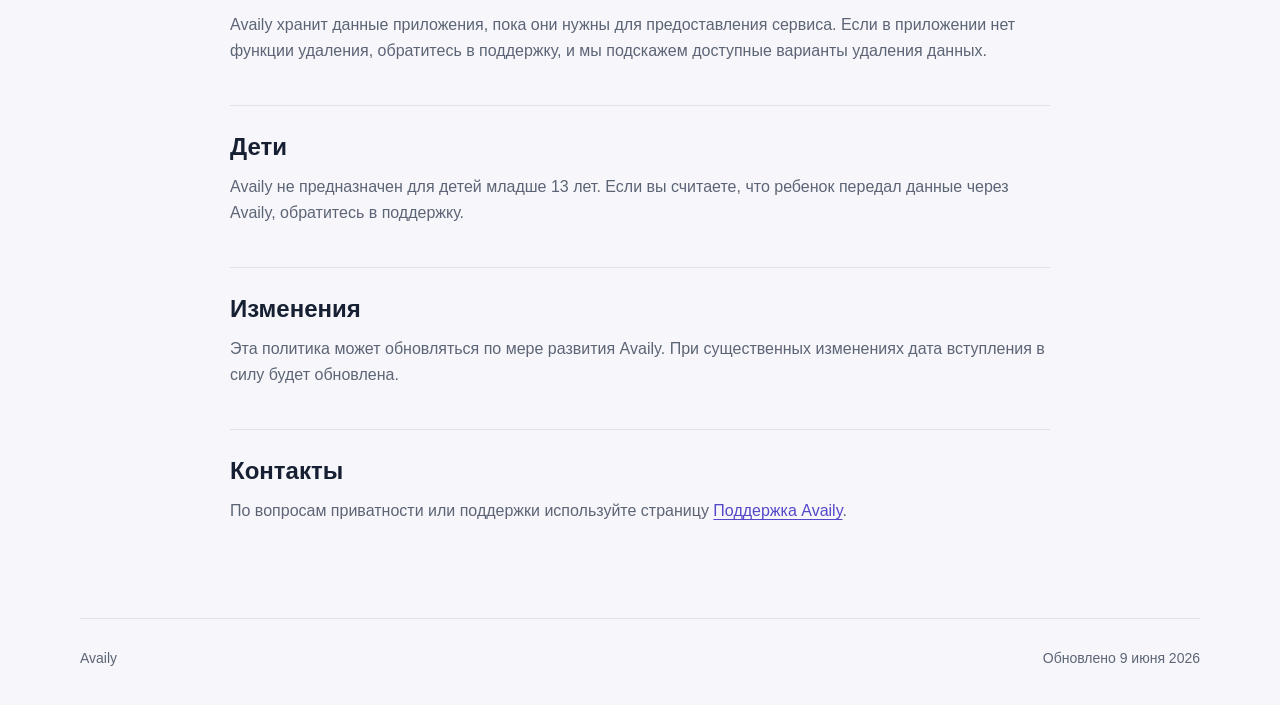
<file: ru/privacy-policy/index.html>
<!-- Created by Artur Ilyasov -->
<!doctype html>
<html lang="ru">
<head>
  <meta charset="utf-8">
  <meta name="viewport" content="width=device-width, initial-scale=1">
  <title>Политика конфиденциальности Availy</title>
  <meta name="description" content="Политика конфиденциальности Availy.">
  <script src="../../assets/theme.js"></script>
  <link rel="stylesheet" href="../../assets/styles.css">
  <link rel="alternate" hreflang="en" href="../../en/privacy-policy/">
  <link rel="alternate" hreflang="ru" href="./">
</head>
<body>
  <header class="site-header">
    <a class="brand" href="../" aria-label="Главная Availy на русском">
      <span class="brand-mark" aria-hidden="true"></span>
      <span>Availy</span>
    </a>
    <div class="header-actions">
      <nav class="nav" aria-label="Юридические страницы">
        <a href="../support/">Поддержка</a>
        <a aria-current="page" href="./">Политика конфиденциальности</a>
      </nav>
      <div class="utility-actions">
        <button
          class="theme-toggle"
          type="button"
          data-theme-toggle
          data-theme-label-dark="Переключить на тёмную тему"
          data-theme-label-light="Переключить на светлую тему"
          aria-label="Переключить тему"
        >
          <span class="theme-icon theme-icon-light" aria-hidden="true">☀</span>
          <span class="theme-icon theme-icon-dark" aria-hidden="true">☾</span>
        </button>
        <details class="language-menu">
          <summary aria-label="Сменить язык">
            <span class="language-current">
              <span class="language-flag" aria-hidden="true">🇷🇺</span>
              <span>Русский</span>
            </span>
          </summary>
          <div class="language-options">
            <a href="../../en/privacy-policy/">
              <span class="language-flag" aria-hidden="true">🇺🇸</span>
              <span>English</span>
            </a>
            <a aria-current="page" href="./">
              <span class="language-flag" aria-hidden="true">🇷🇺</span>
              <span>Русский</span>
            </a>
          </div>
        </details>
      </div>
    </div>
  </header>

  <main class="content-page">
    <section class="page-heading">
      <p class="eyebrow">Политика конфиденциальности</p>
      <h1>Политика конфиденциальности Availy</h1>
      <p>Дата вступления в силу: 9 июня 2026</p>
    </section>

    <section class="info-section">
      <h2>Кратко</h2>
      <p>
        Availy — социальный календарь с фокусом на приватность. Приложение
        помогает друзьям планировать встречи через доступность и не показывает
        друзьям приватные детали календаря.
      </p>
    </section>

    <section class="info-section">
      <h2>Какие данные собирает Availy</h2>
      <p>
        При использовании приложения Availy может собирать и хранить следующие
        данные:
      </p>
      <ul>
        <li>Анонимный идентификатор аккаунта, созданный для установки приложения.</li>
        <li>Информацию о друзьях, показанную в приложении: имена, usernames, инициалы и статус close friend.</li>
        <li>Данные о доступности и расписании, включая временные окна, названия событий и категории событий, если они указаны.</li>
        <li>Данные приглашений на встречи: временные окна, названия, заметки, места, статус и связанные ссылки на друзей.</li>
        <li>Техническую информацию, необходимую для работы, защиты и диагностики приложения и backend-сервисов.</li>
      </ul>
    </section>

    <section class="info-section">
      <h2>Как Availy использует данные</h2>
      <ul>
        <li>Чтобы показывать расписание, доступность, друзей и приглашения в приложении.</li>
        <li>Чтобы разделять данные разных анонимных пользователей.</li>
        <li>Чтобы поддерживать сценарии планирования встреч.</li>
        <li>Чтобы диагностировать ошибки, защищать сервис и отвечать на обращения в поддержку.</li>
      </ul>
    </section>

    <section class="info-section">
      <h2>Передача данных</h2>
      <p>
        Availy не продает персональные данные и не использует сторонние
        рекламные SDK. Друзья должны видеть только ту доступность и информацию
        о приглашениях, которую приложение предназначено показывать. Availy
        может использовать сервис-провайдеров, включая Supabase для backend и
        GitHub Pages для этого публичного сайта.
      </p>
    </section>

    <section class="info-section">
      <h2>Хранение и безопасность</h2>
      <p>
        Availy хранит данные приложения в Supabase. Backend настроен так, чтобы
        изолировать строки данных по пользователям через row-level security. Ни
        один способ передачи или хранения данных не является абсолютно
        безопасным, но Availy построен так, чтобы ограничивать доступ к данным,
        необходимым для работы приложения.
      </p>
    </section>

    <section class="info-section">
      <h2>Срок хранения и удаление</h2>
      <p>
        Availy хранит данные приложения, пока они нужны для предоставления
        сервиса. Если в приложении нет функции удаления, обратитесь в поддержку,
        и мы подскажем доступные варианты удаления данных.
      </p>
    </section>

    <section class="info-section">
      <h2>Дети</h2>
      <p>
        Availy не предназначен для детей младше 13 лет. Если вы считаете, что
        ребенок передал данные через Availy, обратитесь в поддержку.
      </p>
    </section>

    <section class="info-section">
      <h2>Изменения</h2>
      <p>
        Эта политика может обновляться по мере развития Availy. При существенных
        изменениях дата вступления в силу будет обновлена.
      </p>
    </section>

    <section class="info-section">
      <h2>Контакты</h2>
      <p>
        По вопросам приватности или поддержки используйте страницу
        <a href="../support/">Поддержка Availy</a>.
      </p>
    </section>
  </main>

  <footer class="site-footer">
    <span>Availy</span>
    <span>Обновлено 9 июня 2026</span>
  </footer>
</body>
</html>
</file>
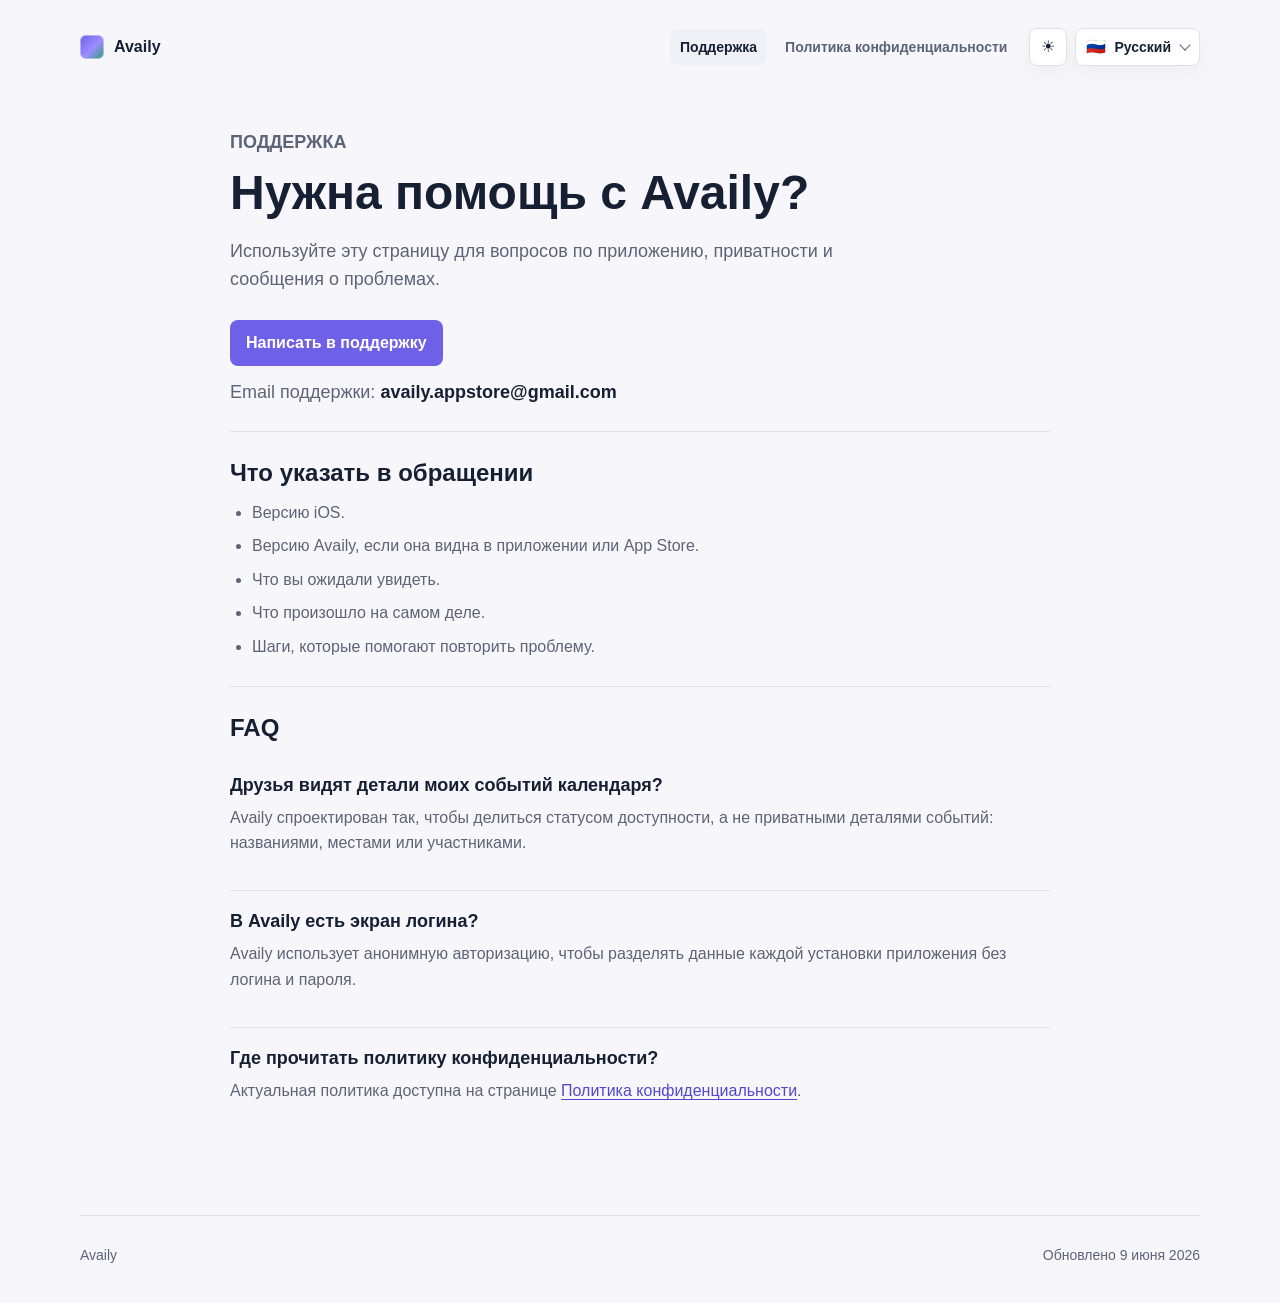
<file: ru/support/index.html>
<!-- Created by Artur Ilyasov -->
<!doctype html>
<html lang="ru">
<head>
  <meta charset="utf-8">
  <meta name="viewport" content="width=device-width, initial-scale=1">
  <title>Поддержка Availy</title>
  <meta name="description" content="Страница поддержки Availy.">
  <script src="../../assets/theme.js"></script>
  <link rel="stylesheet" href="../../assets/styles.css">
  <link rel="alternate" hreflang="en" href="../../en/support/">
  <link rel="alternate" hreflang="ru" href="./">
</head>
<body>
  <header class="site-header">
    <a class="brand" href="../" aria-label="Главная Availy на русском">
      <span class="brand-mark" aria-hidden="true"></span>
      <span>Availy</span>
    </a>
    <div class="header-actions">
      <nav class="nav" aria-label="Юридические страницы">
        <a aria-current="page" href="./">Поддержка</a>
        <a href="../privacy-policy/">Политика конфиденциальности</a>
      </nav>
      <div class="utility-actions">
        <button
          class="theme-toggle"
          type="button"
          data-theme-toggle
          data-theme-label-dark="Переключить на тёмную тему"
          data-theme-label-light="Переключить на светлую тему"
          aria-label="Переключить тему"
        >
          <span class="theme-icon theme-icon-light" aria-hidden="true">☀</span>
          <span class="theme-icon theme-icon-dark" aria-hidden="true">☾</span>
        </button>
        <details class="language-menu">
          <summary aria-label="Сменить язык">
            <span class="language-current">
              <span class="language-flag" aria-hidden="true">🇷🇺</span>
              <span>Русский</span>
            </span>
          </summary>
          <div class="language-options">
            <a href="../../en/support/">
              <span class="language-flag" aria-hidden="true">🇺🇸</span>
              <span>English</span>
            </a>
            <a aria-current="page" href="./">
              <span class="language-flag" aria-hidden="true">🇷🇺</span>
              <span>Русский</span>
            </a>
          </div>
        </details>
      </div>
    </div>
  </header>

  <main class="content-page">
    <section class="page-heading">
      <p class="eyebrow">Поддержка</p>
      <h1>Нужна помощь с Availy?</h1>
      <p>
        Используйте эту страницу для вопросов по приложению, приватности и
        сообщения о проблемах.
      </p>
      <a
        class="primary-action"
        href="#"
        data-support-mail-link
        data-support-subject="Запрос в поддержку Availy"
        data-support-body="Опишите проблему, версию iOS и версию Availy."
      >
        Написать в поддержку
      </a>
      <p class="support-contact">
        Email поддержки: <span data-support-email-text></span>
      </p>
    </section>

    <section class="info-section">
      <h2>Что указать в обращении</h2>
      <ul>
        <li>Версию iOS.</li>
        <li>Версию Availy, если она видна в приложении или App Store.</li>
        <li>Что вы ожидали увидеть.</li>
        <li>Что произошло на самом деле.</li>
        <li>Шаги, которые помогают повторить проблему.</li>
      </ul>
    </section>

    <section class="info-section">
      <h2>FAQ</h2>

      <article class="faq-item">
        <h3>Друзья видят детали моих событий календаря?</h3>
        <p>
          Availy спроектирован так, чтобы делиться статусом доступности, а не
          приватными деталями событий: названиями, местами или участниками.
        </p>
      </article>

      <article class="faq-item">
        <h3>В Availy есть экран логина?</h3>
        <p>
          Availy использует анонимную авторизацию, чтобы разделять данные каждой
          установки приложения без логина и пароля.
        </p>
      </article>

      <article class="faq-item">
        <h3>Где прочитать политику конфиденциальности?</h3>
        <p>
          Актуальная политика доступна на странице
          <a href="../privacy-policy/">Политика конфиденциальности</a>.
        </p>
      </article>
    </section>
  </main>

  <footer class="site-footer">
    <span>Availy</span>
    <span>Обновлено 9 июня 2026</span>
  </footer>

  <script src="../../assets/contact-config.js"></script>
  <script src="../../assets/support-mail.js"></script>
</body>
</html>
</file>
<file: assets/styles.css>
/* Created by Artur Ilyasov */

:root,
:root[data-theme="light"] {
  color-scheme: light;
  --bg: #f7f7fb;
  --surface: #ffffff;
  --surface-muted: #f0f1f6;
  --text: #172033;
  --muted: #5c6475;
  --line: #dfe2ea;
  --accent: #6e61e8;
  --accent-strong: #5448ca;
  --green: #2a9d75;
  --green-soft: #dff4ec;
  --pink: #e05b8c;
  --pink-soft: #fde5ef;
  --shadow: 0 18px 45px rgba(23, 32, 51, 0.08);
  --card-shadow: 0 10px 26px rgba(23, 32, 51, 0.05);
  --control-shadow: 0 8px 18px rgba(23, 32, 51, 0.04);
  --active-border: rgba(110, 97, 232, 0.38);
  --free-border: rgba(42, 157, 117, 0.45);
  --green-fade: #edf8f3;
  --ink-block: #293044;
  --primary-action-text: #ffffff;
}

@media (prefers-color-scheme: dark) {
  :root:not([data-theme]) {
    color-scheme: dark;
    --bg: #10131b;
    --surface: #181d29;
    --surface-muted: #242b3a;
    --text: #f3f5fb;
    --muted: #aab1c2;
    --line: #303848;
    --accent: #8f84ff;
    --accent-strong: #b8b1ff;
    --green: #5fd1a5;
    --green-soft: #17372e;
    --pink: #ff7daa;
    --pink-soft: #442233;
    --shadow: 0 18px 45px rgba(0, 0, 0, 0.34);
    --card-shadow: 0 12px 28px rgba(0, 0, 0, 0.22);
    --control-shadow: 0 8px 18px rgba(0, 0, 0, 0.16);
    --active-border: rgba(143, 132, 255, 0.48);
    --free-border: rgba(95, 209, 165, 0.42);
    --green-fade: #102920;
    --ink-block: #6f7791;
    --primary-action-text: #ffffff;
  }
}

:root[data-theme="dark"] {
  color-scheme: dark;
  --bg: #10131b;
  --surface: #181d29;
  --surface-muted: #242b3a;
  --text: #f3f5fb;
  --muted: #aab1c2;
  --line: #303848;
  --accent: #8f84ff;
  --accent-strong: #b8b1ff;
  --green: #5fd1a5;
  --green-soft: #17372e;
  --pink: #ff7daa;
  --pink-soft: #442233;
  --shadow: 0 18px 45px rgba(0, 0, 0, 0.34);
  --card-shadow: 0 12px 28px rgba(0, 0, 0, 0.22);
  --control-shadow: 0 8px 18px rgba(0, 0, 0, 0.16);
  --active-border: rgba(143, 132, 255, 0.48);
  --free-border: rgba(95, 209, 165, 0.42);
  --green-fade: #102920;
  --ink-block: #6f7791;
  --primary-action-text: #ffffff;
}

* {
  box-sizing: border-box;
}

html {
  -webkit-text-size-adjust: 100%;
}

body {
  min-width: 320px;
  margin: 0;
  background: var(--bg);
  color: var(--text);
  font-family: -apple-system, BlinkMacSystemFont, "SF Pro Text", "Segoe UI", sans-serif;
  font-size: 16px;
  line-height: 1.6;
}

a {
  color: var(--accent-strong);
  text-decoration-thickness: 1px;
  text-underline-offset: 0.18em;
}

.site-header,
.site-footer {
  width: min(1120px, calc(100% - 32px));
  margin: 0 auto;
}

.site-header {
  display: flex;
  align-items: center;
  justify-content: space-between;
  gap: 24px;
  padding: 28px 0;
}

.header-actions {
  display: flex;
  align-items: center;
  justify-content: flex-end;
  gap: 12px;
  min-width: 0;
}

.utility-actions {
  display: flex;
  align-items: center;
  gap: 8px;
  flex: 0 0 auto;
}

.brand {
  display: inline-flex;
  align-items: center;
  gap: 10px;
  color: var(--text);
  font-weight: 750;
  text-decoration: none;
}

.brand-mark {
  width: 24px;
  height: 24px;
  border-radius: 6px;
  background:
    linear-gradient(135deg, var(--accent), #9b8dff 55%, var(--green));
  box-shadow: inset 0 0 0 1px rgba(255, 255, 255, 0.42);
}

.nav {
  display: flex;
  align-items: center;
  gap: 8px;
  flex-wrap: wrap;
}

.nav a {
  min-height: 36px;
  display: inline-flex;
  align-items: center;
  padding: 6px 10px;
  border-radius: 8px;
  color: var(--muted);
  font-size: 14px;
  font-weight: 650;
  text-decoration: none;
}

.nav a:hover,
.nav a[aria-current="page"] {
  background: var(--surface-muted);
  color: var(--text);
}

.theme-toggle {
  width: 38px;
  min-width: 38px;
  height: 38px;
  display: inline-flex;
  align-items: center;
  justify-content: center;
  border: 1px solid var(--line);
  border-radius: 8px;
  background: var(--surface);
  color: var(--text);
  font: inherit;
  cursor: pointer;
  box-shadow: var(--control-shadow);
}

.theme-toggle:hover,
.theme-toggle:focus-visible {
  border-color: var(--active-border);
}

.theme-icon {
  font-size: 16px;
  line-height: 1;
}

.theme-icon-dark {
  display: none;
}

:root[data-resolved-theme="dark"] .theme-icon-light {
  display: none;
}

:root[data-resolved-theme="dark"] .theme-icon-dark {
  display: inline;
}

.language-menu {
  position: relative;
  flex: 0 0 auto;
  z-index: 5;
}

.language-menu summary {
  min-height: 38px;
  display: inline-flex;
  align-items: center;
  gap: 8px;
  padding: 7px 10px;
  border: 1px solid var(--line);
  border-radius: 8px;
  background: var(--surface);
  color: var(--text);
  font-size: 14px;
  font-weight: 750;
  line-height: 1.2;
  list-style: none;
  cursor: pointer;
  box-shadow: var(--control-shadow);
}

.language-menu summary::-webkit-details-marker {
  display: none;
}

.language-menu summary::after {
  content: "";
  width: 7px;
  height: 7px;
  margin-left: 2px;
  border-right: 1.8px solid var(--muted);
  border-bottom: 1.8px solid var(--muted);
  transform: translateY(-2px) rotate(45deg);
}

.language-menu[open] summary {
  border-color: var(--active-border);
  box-shadow: var(--shadow);
}

.language-menu[open] summary::after {
  transform: translateY(2px) rotate(225deg);
}

.language-current,
.language-options a {
  display: inline-flex;
  align-items: center;
  gap: 8px;
  white-space: nowrap;
}

.language-flag {
  width: 20px;
  display: inline-flex;
  justify-content: center;
  font-size: 16px;
  line-height: 1;
}

.language-options {
  position: absolute;
  top: calc(100% + 8px);
  right: 0;
  width: 210px;
  padding: 6px;
  border: 1px solid var(--line);
  border-radius: 8px;
  background: var(--surface);
  box-shadow: var(--shadow);
}

.language-options a {
  min-height: 38px;
  width: 100%;
  padding: 8px 10px;
  border-radius: 7px;
  color: var(--muted);
  font-size: 14px;
  font-weight: 700;
  text-decoration: none;
}

.language-options a:hover,
.language-options a[aria-current="page"] {
  background: var(--surface-muted);
  color: var(--text);
}

main {
  width: min(1120px, calc(100% - 32px));
  margin: 0 auto;
}

.hero {
  min-height: 430px;
  display: grid;
  grid-template-columns: minmax(0, 1.1fr) minmax(320px, 0.9fr);
  align-items: center;
  gap: 44px;
  padding: 28px 0 54px;
}

.hero-copy {
  max-width: 680px;
}

.eyebrow,
.card-label {
  margin: 0 0 10px;
  color: var(--accent-strong);
  font-size: 13px;
  font-weight: 800;
  text-transform: uppercase;
}

h1,
h2,
h3,
p {
  margin-top: 0;
}

h1 {
  max-width: 760px;
  margin-bottom: 18px;
  font-size: 48px;
  line-height: 1.08;
  font-weight: 800;
}

h2 {
  margin-bottom: 12px;
  font-size: 24px;
  line-height: 1.25;
}

h3 {
  margin-bottom: 8px;
  font-size: 18px;
  line-height: 1.35;
}

.hero p,
.page-heading p {
  max-width: 640px;
  color: var(--muted);
  font-size: 18px;
}

.availability-preview {
  width: 100%;
  border: 1px solid var(--line);
  border-radius: 8px;
  background: var(--surface);
  box-shadow: var(--shadow);
  padding: 22px;
}

.preview-header {
  display: flex;
  align-items: center;
  justify-content: space-between;
  gap: 12px;
  margin-bottom: 18px;
  color: var(--muted);
}

.preview-header strong {
  color: var(--green);
}

.timeline {
  height: 76px;
  display: grid;
  grid-template-columns: auto 0.9fr 1.2fr 0.72fr 1.7fr 0.82fr auto;
  align-items: center;
  gap: 8px;
}

.time {
  color: var(--muted);
  font-size: 13px;
  font-weight: 700;
}

.busy,
.free {
  min-width: 28px;
  height: 46px;
  border-radius: 7px;
}

.busy.work {
  background: var(--accent);
}

.busy.meal {
  background: var(--pink);
}

.busy.close {
  background: var(--ink-block);
}

.free {
  background: var(--green-soft);
  border: 1px dashed var(--free-border);
}

.free.wide {
  background: linear-gradient(90deg, var(--green-soft), var(--green-fade));
}

.page-grid {
  display: grid;
  grid-template-columns: repeat(2, minmax(0, 1fr));
  gap: 18px;
  padding-bottom: 52px;
}

.page-card {
  display: block;
  min-height: 172px;
  padding: 24px;
  border: 1px solid var(--line);
  border-radius: 8px;
  background: var(--surface);
  color: var(--text);
  text-decoration: none;
  box-shadow: var(--card-shadow);
}

.page-card:hover {
  border-color: var(--active-border);
  box-shadow: var(--shadow);
}

.page-card strong {
  display: block;
  margin-bottom: 8px;
  font-size: 22px;
  line-height: 1.25;
}

.page-card span:last-child {
  color: var(--muted);
}

.content-page {
  max-width: 820px;
  padding-bottom: 52px;
}

.page-heading {
  padding: 34px 0 24px;
}

.primary-action {
  display: inline-flex;
  align-items: center;
  justify-content: center;
  min-height: 44px;
  margin-top: 8px;
  padding: 10px 16px;
  border-radius: 8px;
  background: var(--accent);
  color: var(--primary-action-text);
  font-weight: 750;
  text-decoration: none;
}

.primary-action:hover {
  background: var(--accent-strong);
}

.support-contact {
  margin: 12px 0 0;
  color: var(--muted);
  font-size: 15px;
}

.support-contact span {
  color: var(--text);
  font-weight: 700;
}

.info-section {
  padding: 26px 0;
  border-top: 1px solid var(--line);
}

.info-section p,
.info-section li {
  color: var(--muted);
}

.info-section ul {
  margin: 0;
  padding-left: 22px;
}

.info-section li + li {
  margin-top: 8px;
}

.faq-item {
  padding: 18px 0;
}

.faq-item + .faq-item {
  border-top: 1px solid var(--line);
}

.site-footer {
  display: flex;
  align-items: center;
  justify-content: space-between;
  gap: 16px;
  padding: 28px 0 36px;
  border-top: 1px solid var(--line);
  color: var(--muted);
  font-size: 14px;
}

@media (max-width: 760px) {
  .site-header,
  .site-footer {
    width: min(100% - 24px, 1120px);
  }

  .site-header {
    align-items: flex-start;
    flex-direction: column;
    gap: 14px;
    padding: 18px 0 20px;
  }

  .header-actions {
    width: 100%;
    align-items: center;
    justify-content: space-between;
    gap: 10px;
  }

  .nav {
    flex: 1 1 auto;
    min-width: 0;
    flex-wrap: nowrap;
    overflow-x: auto;
    scrollbar-width: none;
  }

  .nav::-webkit-scrollbar {
    display: none;
  }

  .nav a {
    flex: 0 0 auto;
    min-height: 34px;
    padding: 6px 9px;
    font-size: 13px;
  }

  .language-menu summary {
    min-height: 34px;
    padding: 6px 9px;
    font-size: 13px;
  }

  .theme-toggle {
    width: 34px;
    min-width: 34px;
    height: 34px;
  }

  .language-options {
    width: 196px;
    max-width: calc(100vw - 24px);
  }

  .site-footer {
    align-items: flex-start;
    flex-direction: column;
  }

  main {
    width: min(100% - 24px, 1120px);
  }

  .hero {
    min-height: auto;
    grid-template-columns: 1fr;
    gap: 20px;
    padding: 10px 0 34px;
  }

  h1 {
    font-size: 32px;
  }

  .hero p,
  .page-heading p {
    font-size: 16px;
  }

  .page-grid {
    grid-template-columns: 1fr;
    gap: 12px;
    padding-bottom: 38px;
  }

  .page-card {
    min-height: auto;
    padding: 20px;
  }

  .page-card strong {
    font-size: 20px;
  }

  .content-page {
    padding-bottom: 38px;
  }

  .page-heading {
    padding: 18px 0 22px;
  }

  .availability-preview {
    padding: 16px;
  }

  .timeline {
    grid-template-columns: auto 0.85fr 1fr 0.65fr 1.15fr 0.75fr auto;
    gap: 5px;
  }
}

@media (max-width: 430px) {
  .header-actions {
    align-items: flex-start;
    flex-direction: column-reverse;
  }

  .utility-actions {
    align-self: flex-end;
  }

  .nav {
    width: 100%;
  }

  h1 {
    font-size: 29px;
  }

  h2 {
    font-size: 22px;
  }

  .primary-action {
    width: 100%;
  }

  .support-contact {
    overflow-wrap: anywhere;
  }

  .busy,
  .free {
    min-width: 14px;
    height: 40px;
  }
}
</file>
